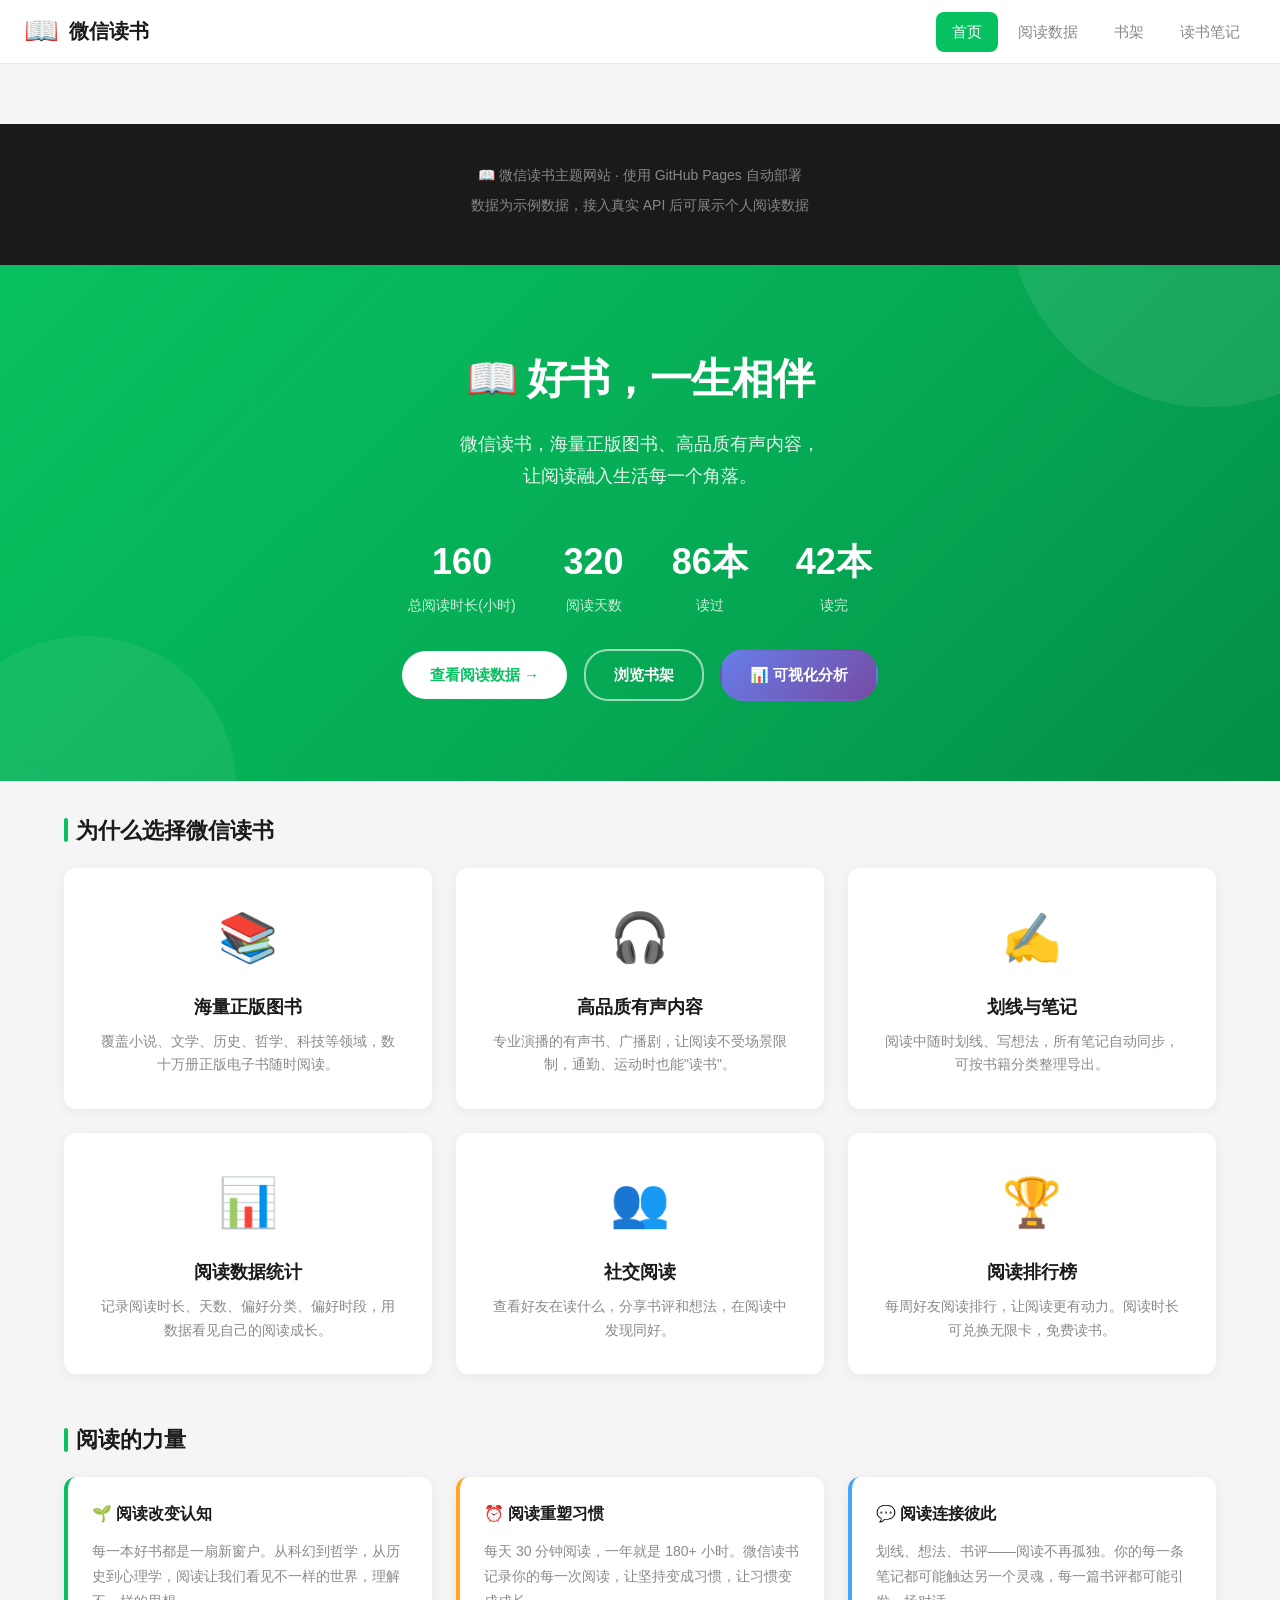
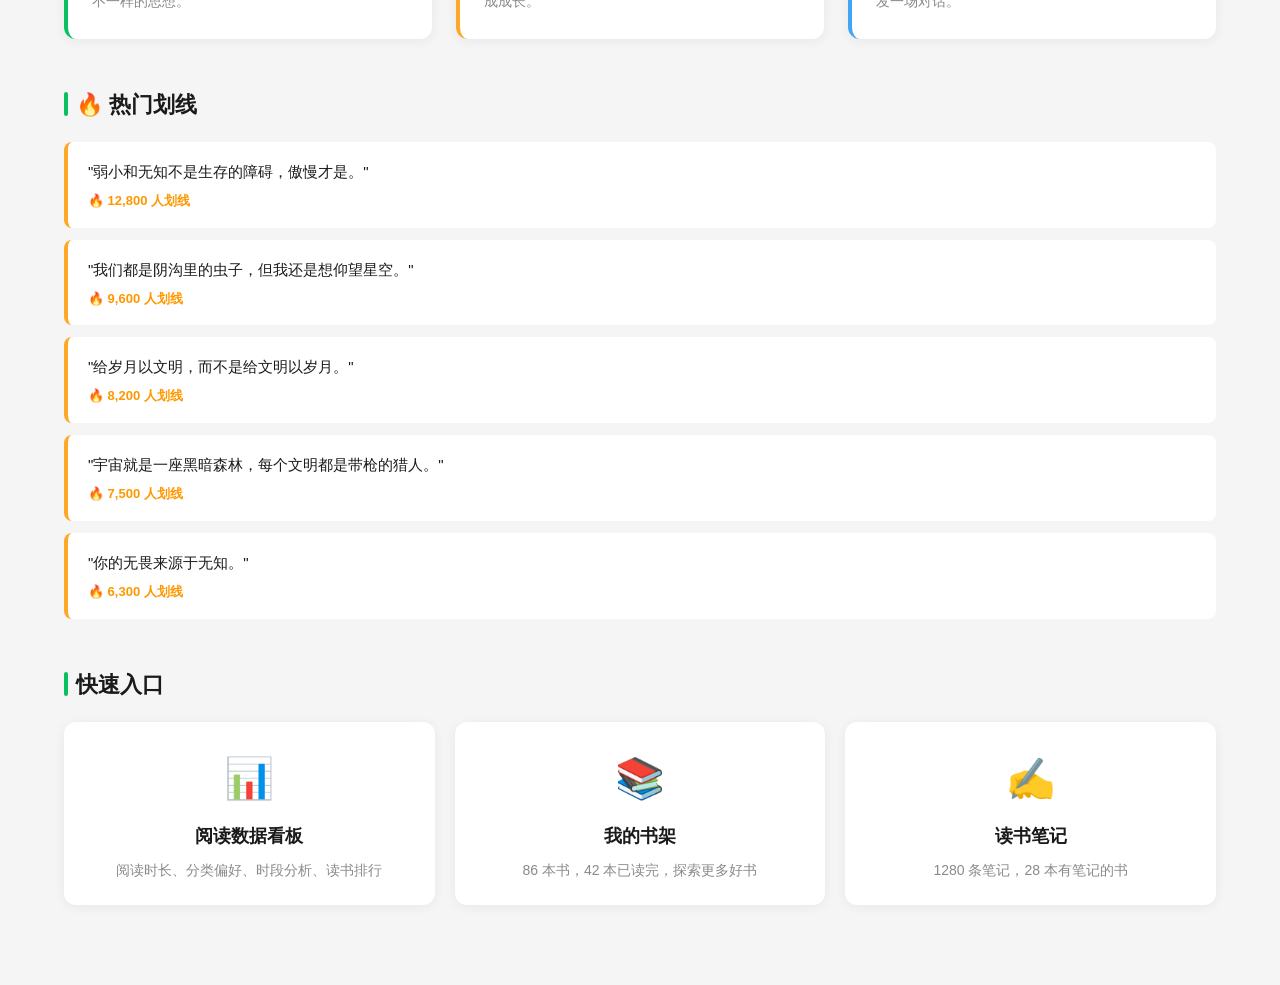
<file: index.html>
<!DOCTYPE html>
<html lang="zh-CN">
<head>
  <meta charset="UTF-8">
  <meta name="viewport" content="width=device-width, initial-scale=1.0">
  <title>微信读书 · 阅读让生活更美好</title>
  <meta name="description" content="微信读书主题网站 — 阅读数据看板、书架展示、读书笔记，记录每一次阅读旅程。">
  <link rel="stylesheet" href="css/style.css">
</head>
<body>
  <script src="js/data.js"></script>
  <script src="js/common.js"></script>
  <script>initPage("home");</script>

  <!-- Hero -->
  <section class="hero">
    <div class="hero-content">
      <h1>📖 好书，一生相伴</h1>
      <p>微信读书，海量正版图书、高品质有声内容，<br>让阅读融入生活每一个角落。</p>
      <div class="hero-stats" id="heroStats"></div>
      <div style="margin-top: 32px;">
        <a href="dashboard.html" class="btn btn-primary">查看阅读数据 →</a>
        <a href="shelf.html" class="btn btn-outline" style="margin-left: 12px;">浏览书架</a>
        <a href="analytics.html" class="btn btn-outline" style="margin-left: 12px; background: linear-gradient(135deg,#667eea,#764ba2); color:#fff; border-color:transparent;">📊 可视化分析</a>
      </div>
    </div>
  </section>

  <div class="container">
    <!-- 功能特性 -->
    <div class="section">
      <h2 class="section-title">为什么选择微信读书</h2>
      <div class="feature-grid">
        <div class="feature-card">
          <div class="feature-icon">📚</div>
          <div class="feature-title">海量正版图书</div>
          <div class="feature-desc">覆盖小说、文学、历史、哲学、科技等领域，数十万册正版电子书随时阅读。</div>
        </div>
        <div class="feature-card">
          <div class="feature-icon">🎧</div>
          <div class="feature-title">高品质有声内容</div>
          <div class="feature-desc">专业演播的有声书、广播剧，让阅读不受场景限制，通勤、运动时也能"读书"。</div>
        </div>
        <div class="feature-card">
          <div class="feature-icon">✍️</div>
          <div class="feature-title">划线与笔记</div>
          <div class="feature-desc">阅读中随时划线、写想法，所有笔记自动同步，可按书籍分类整理导出。</div>
        </div>
        <div class="feature-card">
          <div class="feature-icon">📊</div>
          <div class="feature-title">阅读数据统计</div>
          <div class="feature-desc">记录阅读时长、天数、偏好分类、偏好时段，用数据看见自己的阅读成长。</div>
        </div>
        <div class="feature-card">
          <div class="feature-icon">👥</div>
          <div class="feature-title">社交阅读</div>
          <div class="feature-desc">查看好友在读什么，分享书评和想法，在阅读中发现同好。</div>
        </div>
        <div class="feature-card">
          <div class="feature-icon">🏆</div>
          <div class="feature-title">阅读排行榜</div>
          <div class="feature-desc">每周好友阅读排行，让阅读更有动力。阅读时长可兑换无限卡，免费读书。</div>
        </div>
      </div>
    </div>

    <!-- 阅读理念 -->
    <div class="section">
      <h2 class="section-title">阅读的力量</h2>
      <div style="display: grid; grid-template-columns: repeat(auto-fit, minmax(300px, 1fr)); gap: 24px;">
        <div class="card" style="border-left: 4px solid var(--weread-green);">
          <h3 style="font-size: 16px; margin-bottom: 12px;">🌱 阅读改变认知</h3>
          <p style="font-size: 14px; color: var(--weread-text-secondary); line-height: 1.8;">每一本好书都是一扇新窗户。从科幻到哲学，从历史到心理学，阅读让我们看见不一样的世界，理解不一样的思想。</p>
        </div>
        <div class="card" style="border-left: 4px solid #ffa726;">
          <h3 style="font-size: 16px; margin-bottom: 12px;">⏰ 阅读重塑习惯</h3>
          <p style="font-size: 14px; color: var(--weread-text-secondary); line-height: 1.8;">每天 30 分钟阅读，一年就是 180+ 小时。微信读书记录你的每一次阅读，让坚持变成习惯，让习惯变成成长。</p>
        </div>
        <div class="card" style="border-left: 4px solid #42a5f5;">
          <h3 style="font-size: 16px; margin-bottom: 12px;">💬 阅读连接彼此</h3>
          <p style="font-size: 14px; color: var(--weread-text-secondary); line-height: 1.8;">划线、想法、书评——阅读不再孤独。你的每一条笔记都可能触达另一个灵魂，每一篇书评都可能引发一场对话。</p>
        </div>
      </div>
    </div>

    <!-- 热门划线 -->
    <div class="section">
      <h2 class="section-title">🔥 热门划线</h2>
      <div id="hotHighlights"></div>
    </div>

    <!-- 快速入口 -->
    <div class="section">
      <h2 class="section-title">快速入口</h2>
      <div style="display: grid; grid-template-columns: repeat(auto-fit, minmax(250px, 1fr)); gap: 20px;">
        <a href="dashboard.html" class="card" style="text-decoration: none; color: inherit; text-align: center;">
          <div style="font-size: 40px; margin-bottom: 12px;">📊</div>
          <h3 style="font-size: 18px;">阅读数据看板</h3>
          <p style="font-size: 14px; color: var(--weread-text-secondary); margin-top: 8px;">阅读时长、分类偏好、时段分析、读书排行</p>
        </a>
        <a href="shelf.html" class="card" style="text-decoration: none; color: inherit; text-align: center;">
          <div style="font-size: 40px; margin-bottom: 12px;">📚</div>
          <h3 style="font-size: 18px;">我的书架</h3>
          <p style="font-size: 14px; color: var(--weread-text-secondary); margin-top: 8px;">86 本书，42 本已读完，探索更多好书</p>
        </a>
        <a href="notes.html" class="card" style="text-decoration: none; color: inherit; text-align: center;">
          <div style="font-size: 40px; margin-bottom: 12px;">✍️</div>
          <h3 style="font-size: 18px;">读书笔记</h3>
          <p style="font-size: 14px; color: var(--weread-text-secondary); margin-top: 8px;">1280 条笔记，28 本有笔记的书</p>
        </a>
      </div>
    </div>
  </div>

  <script>
    // Hero 统计
    const overall = WEREAD_DATA.readData.overall;
    document.getElementById('heroStats').innerHTML = `
      <div class="hero-stat"><div class="num">${Math.round(overall.totalReadTime / 3600)}</div><div class="label">总阅读时长(小时)</div></div>
      <div class="hero-stat"><div class="num">${overall.readDays}</div><div class="label">阅读天数</div></div>
      <div class="hero-stat"><div class="num">${overall.readStat[0].counts}</div><div class="label">读过</div></div>
      <div class="hero-stat"><div class="num">${overall.readStat[1].counts}</div><div class="label">读完</div></div>
    `;

    // 热门划线
    const highlights = WEREAD_DATA.bestBookmarks["3300045871"] || [];
    document.getElementById('hotHighlights').innerHTML = highlights.map(h => `
      <div class="hot-highlight">
        <div class="hot-highlight-text">"${h.markText}"</div>
        <div class="hot-highlight-count">🔥 ${h.totalCount.toLocaleString()} 人划线</div>
      </div>
    `).join('');
  </script>
</body>
</html>
</file>
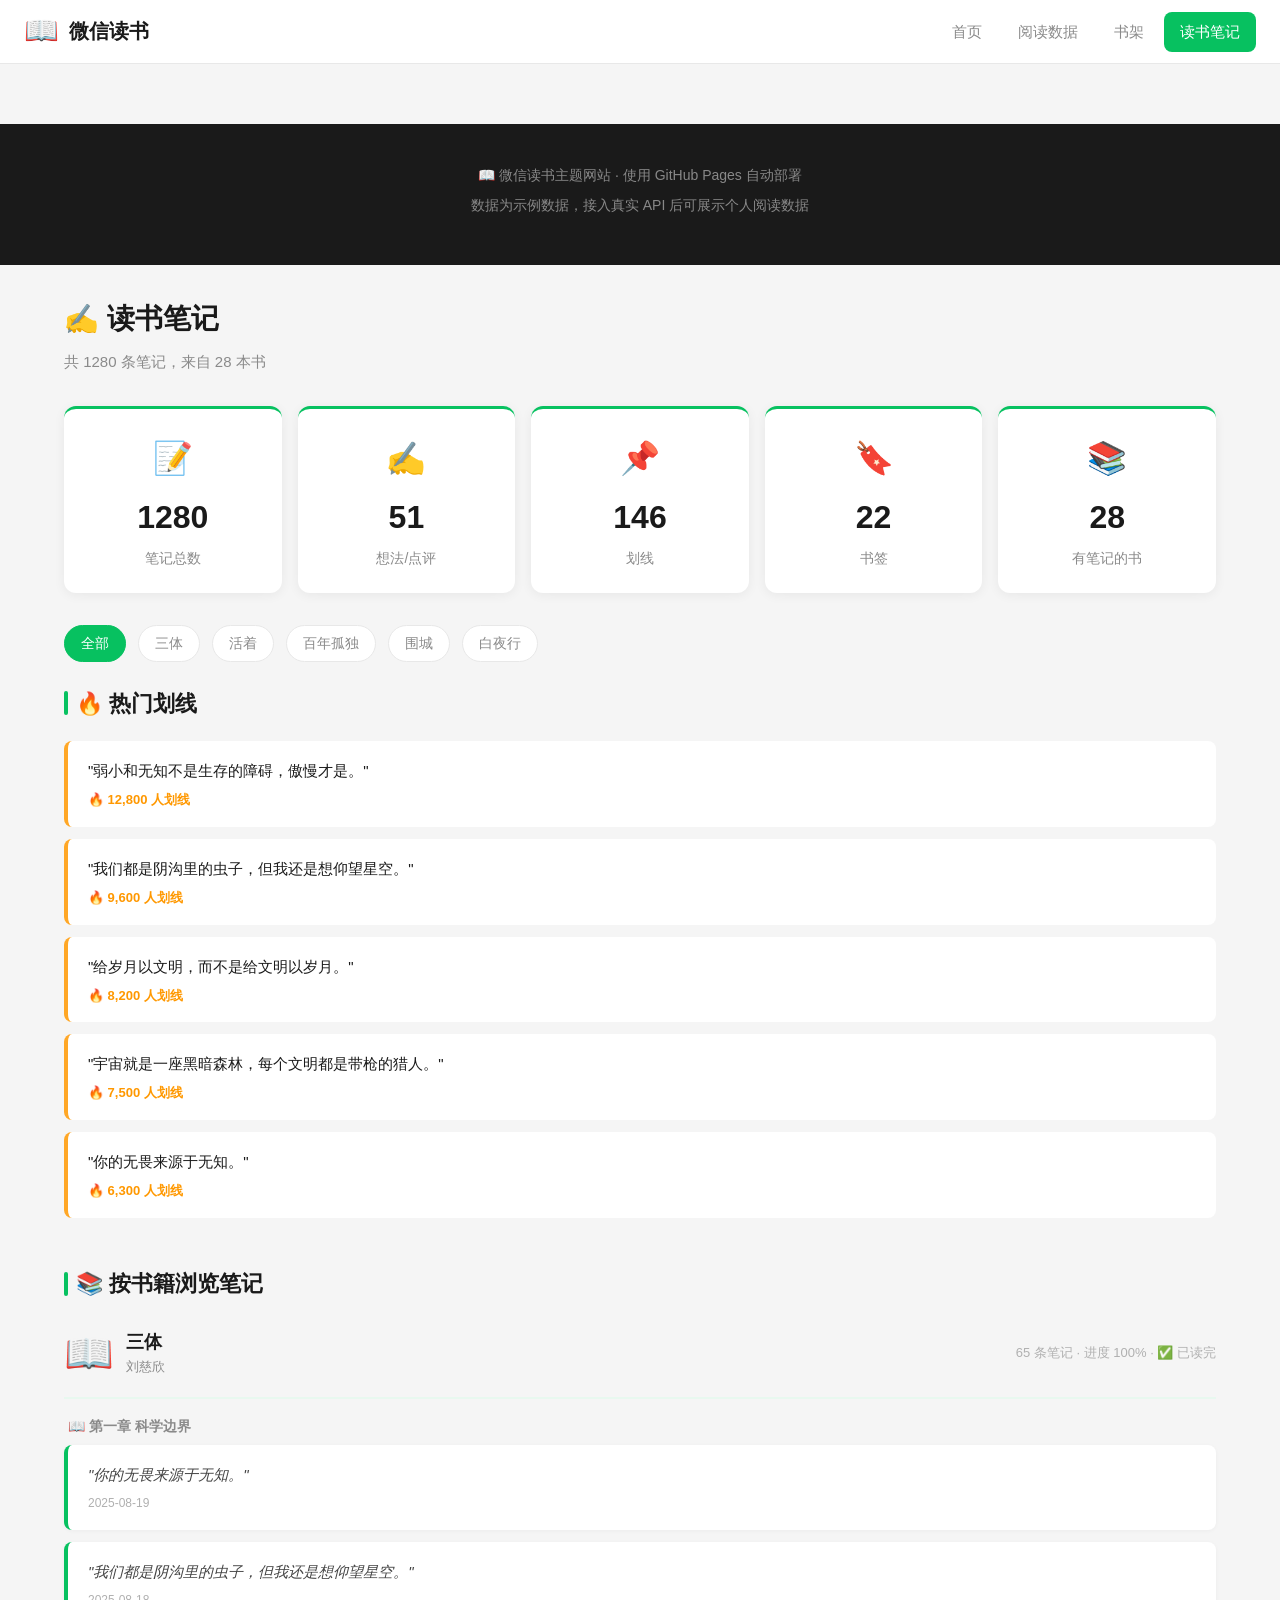
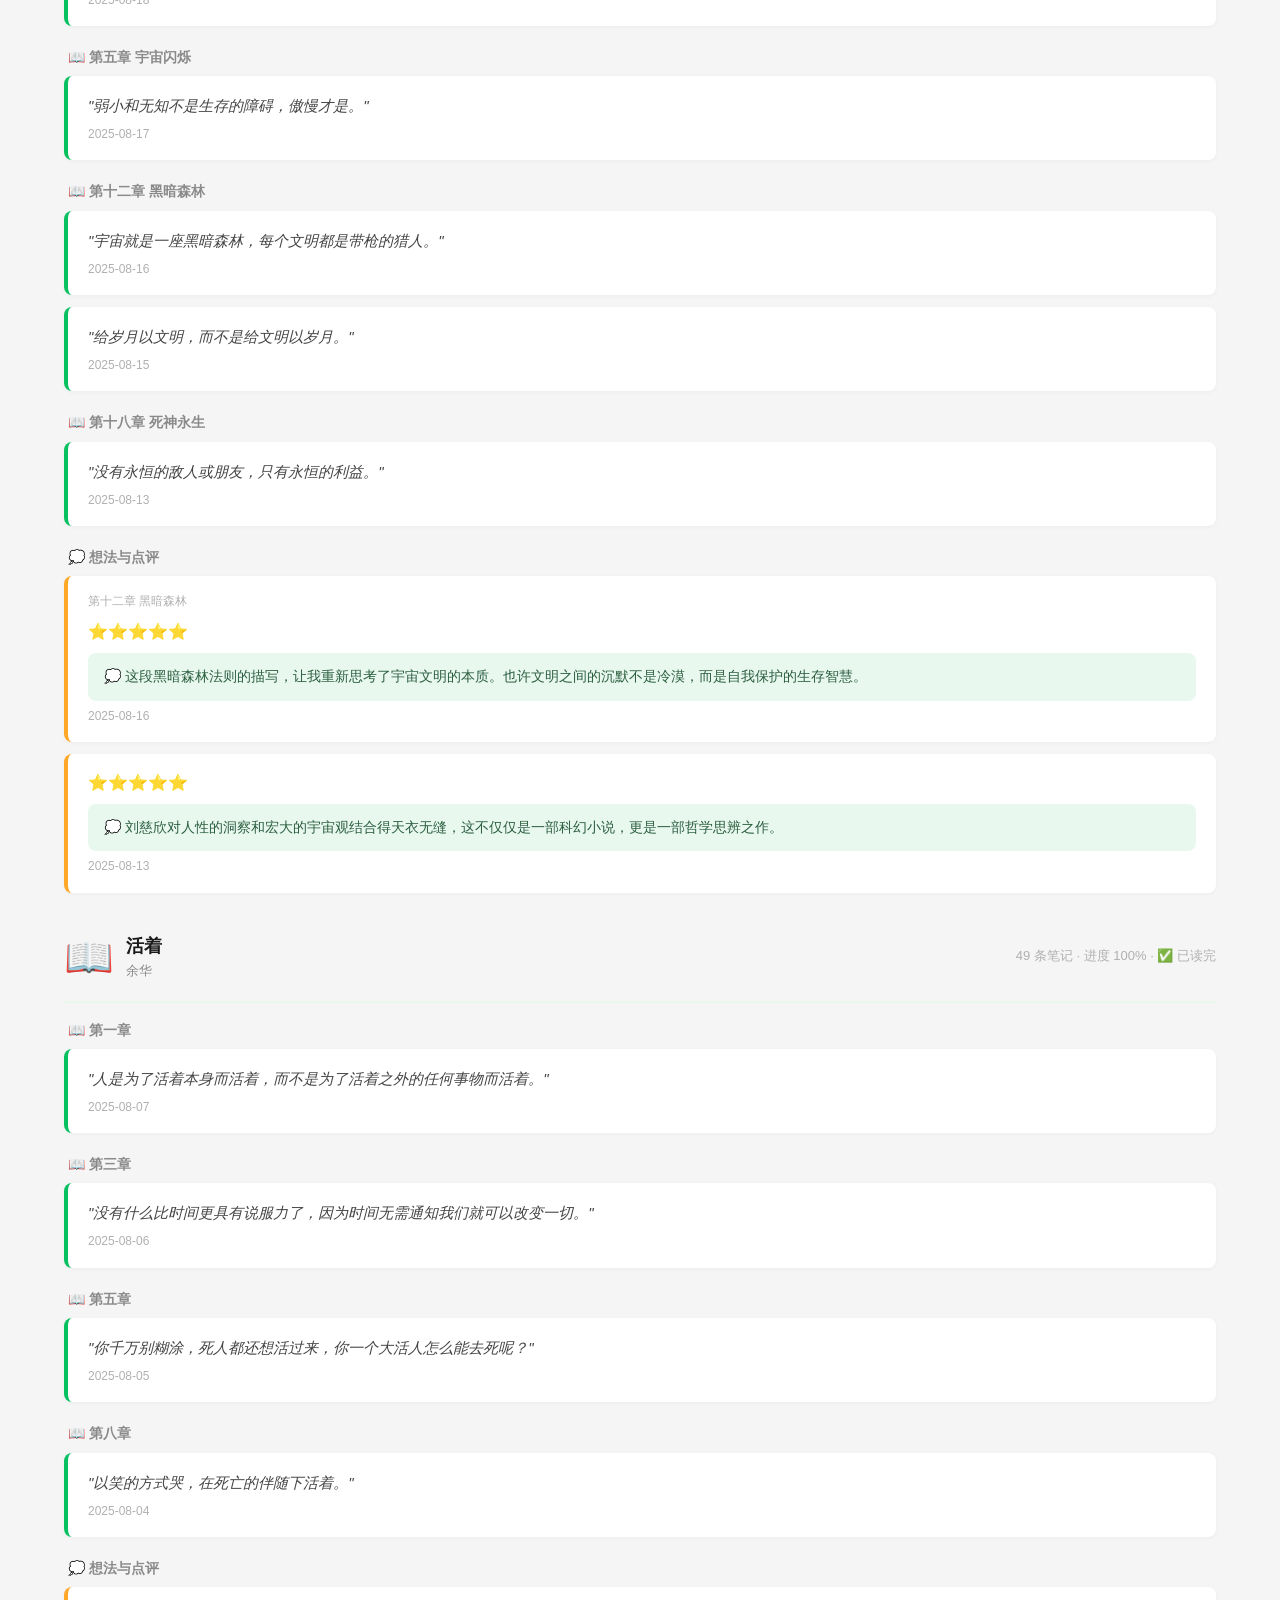
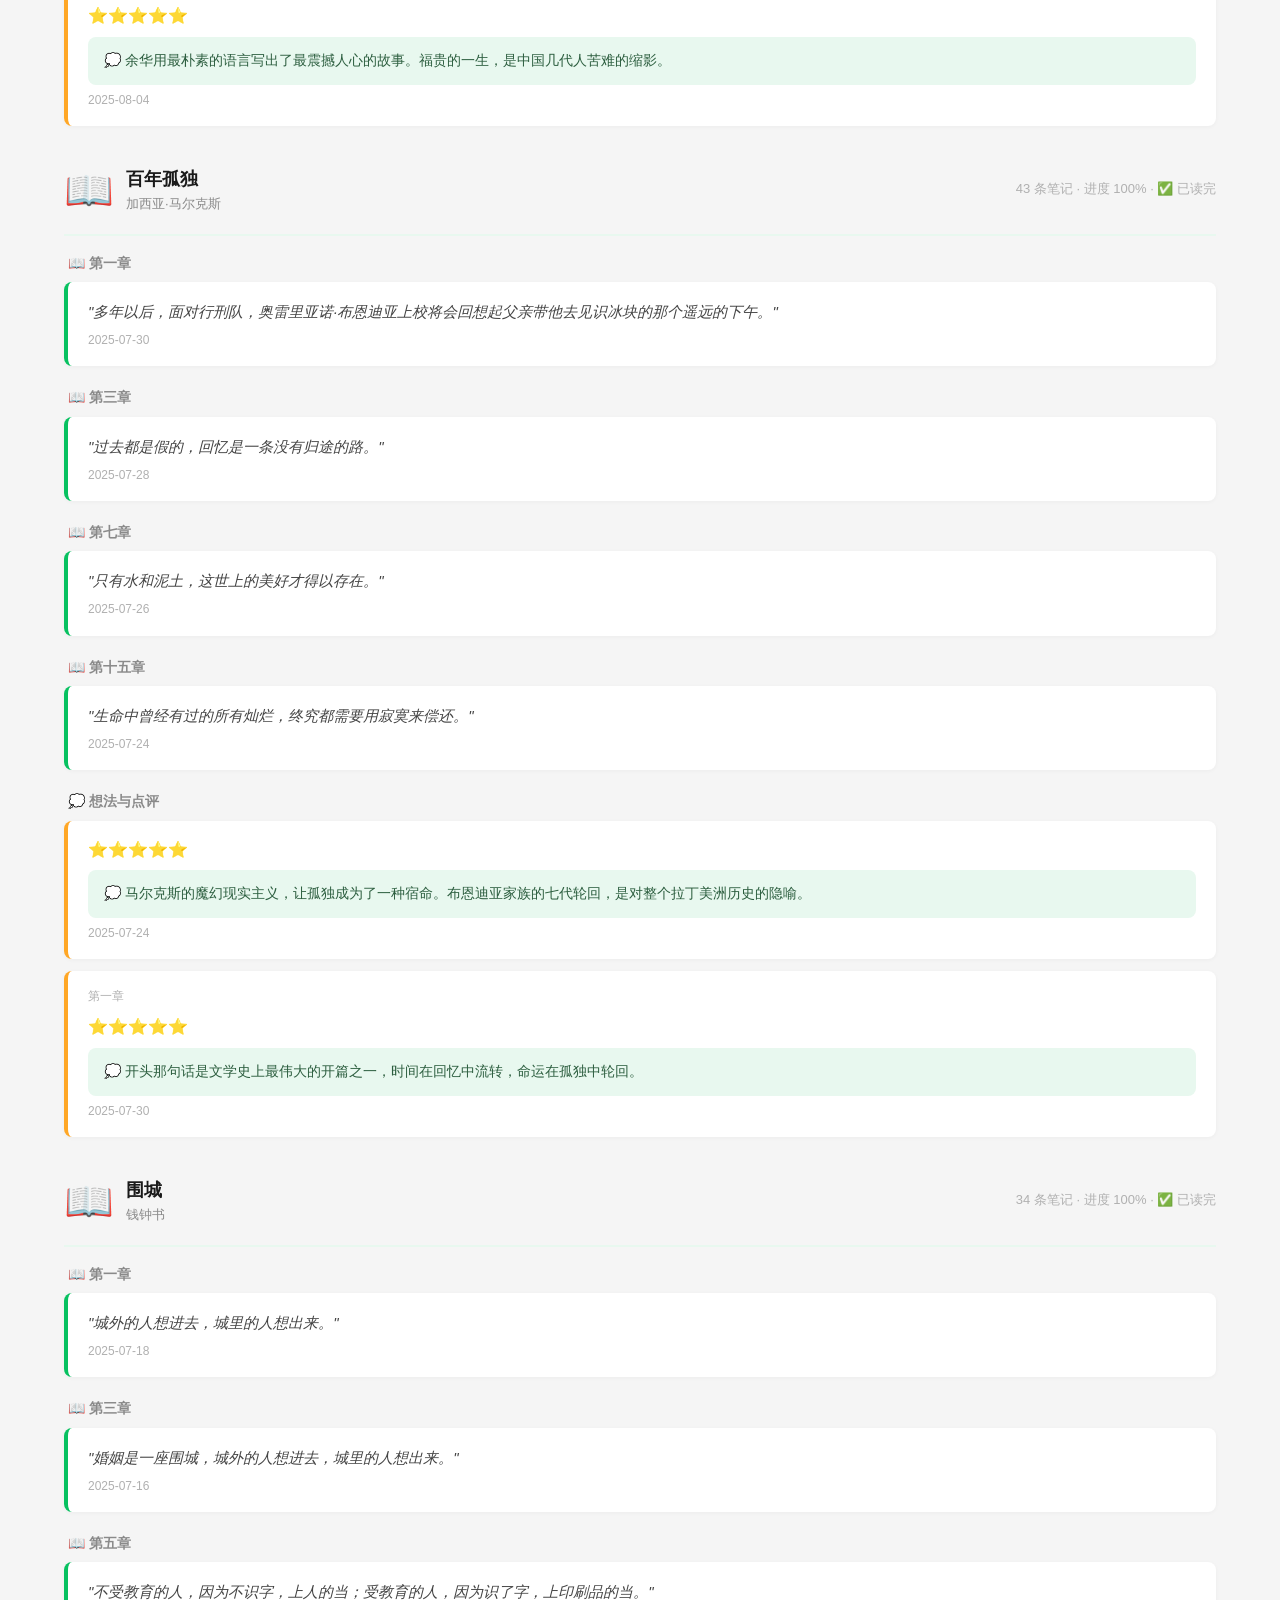
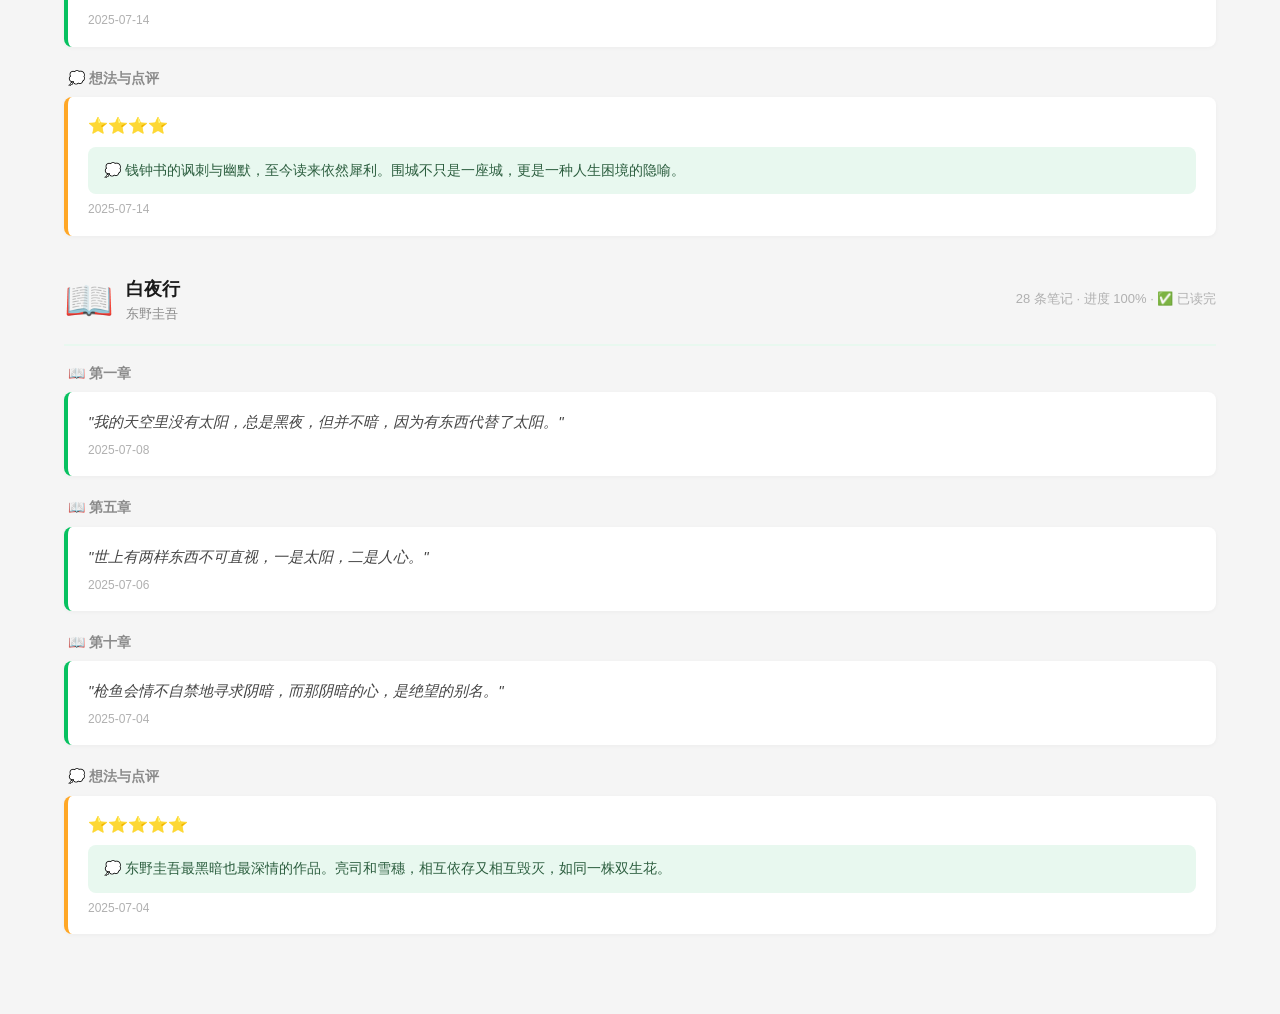
<file: notes.html>
<!DOCTYPE html>
<html lang="zh-CN">
<head>
  <meta charset="UTF-8">
  <meta name="viewport" content="width=device-width, initial-scale=1.0">
  <title>读书笔记 · 微信读书</title>
  <link rel="stylesheet" href="css/style.css">
</head>
<body>
  <script src="js/data.js"></script>
  <script src="js/common.js"></script>
  <script>initPage("notes");</script>

  <div class="container">
    <h1 class="page-title">✍️ 读书笔记</h1>
    <p class="page-subtitle" id="notesSummary"></p>

    <!-- 笔记统计 -->
    <div class="stats-grid" id="notesStats"></div>

    <!-- 笔记筛选 -->
    <div class="filter-bar" id="notesFilterBar"></div>

    <!-- 热门划线 -->
    <div class="section">
      <h2 class="section-title">🔥 热门划线</h2>
      <div id="hotHighlights"></div>
    </div>

    <!-- 笔记内容 -->
    <div class="section">
      <h2 class="section-title">📚 按书籍浏览笔记</h2>
      <div id="notesContent"></div>
    </div>
  </div>

  <script>
    const notebooks = WEREAD_DATA.notebooks;
    const noteDetails = WEREAD_DATA.noteDetails;

    // 笔记总数
    document.getElementById('notesSummary').textContent =
      `共 ${notebooks.totalNoteCount} 条笔记，来自 ${notebooks.totalBookCount} 本书`;

    // 统计卡片
    let totalReviews = 0, totalNotes = 0, totalBookmarks = 0;
    notebooks.books.forEach(b => {
      totalReviews += b.reviewCount;
      totalNotes += b.noteCount;
      totalBookmarks += b.bookmarkCount;
    });

    document.getElementById('notesStats').innerHTML = `
      <div class="stat-card">
        <div class="icon">📝</div>
        <div class="value">${notebooks.totalNoteCount}</div>
        <div class="label">笔记总数</div>
      </div>
      <div class="stat-card">
        <div class="icon">✍️</div>
        <div class="value">${totalReviews}</div>
        <div class="label">想法/点评</div>
      </div>
      <div class="stat-card">
        <div class="icon">📌</div>
        <div class="value">${totalNotes}</div>
        <div class="label">划线</div>
      </div>
      <div class="stat-card">
        <div class="icon">🔖</div>
        <div class="value">${totalBookmarks}</div>
        <div class="label">书签</div>
      </div>
      <div class="stat-card">
        <div class="icon">📚</div>
        <div class="value">${notebooks.totalBookCount}</div>
        <div class="label">有笔记的书</div>
      </div>
    `;

    // 筛选栏
    const filterItems = ['全部', ...notebooks.books.map(b => b.book.title)];
    document.getElementById('notesFilterBar').innerHTML = filterItems.map((f, i) =>
      `<div class="filter-chip ${i === 0 ? 'active' : ''}" onclick="filterNotes('${i}', this)">${f}</div>`
    ).join('');

    // 热门划线
    const highlights = WEREAD_DATA.bestBookmarks["3300045871"] || [];
    document.getElementById('hotHighlights').innerHTML = highlights.map(h => `
      <div class="hot-highlight">
        <div class="hot-highlight-text">"${h.markText}"</div>
        <div class="hot-highlight-count">🔥 ${h.totalCount.toLocaleString()} 人划线</div>
      </div>
    `).join('');

    // 渲染笔记
    function renderNotes(filterIndex) {
      const booksToShow = filterIndex === 0
        ? notebooks.books
        : [notebooks.books[filterIndex - 1]];

      document.getElementById('notesContent').innerHTML = booksToShow.map(nb => {
        const detail = noteDetails[nb.bookId];
        const totalNotes = nb.reviewCount + nb.noteCount + nb.bookmarkCount;

        // 按章节分组划线
        const bookmarksByChapter = {};
        if (detail && detail.bookmarks) {
          detail.bookmarks.forEach(b => {
            const ch = b.chapterTitle || '未分类';
            if (!bookmarksByChapter[ch]) bookmarksByChapter[ch] = [];
            bookmarksByChapter[ch].push(b);
          });
        }

        return `
          <div class="notes-book">
            <div class="notes-book-header">
              <div style="font-size: 40px;">📖</div>
              <div>
                <div class="notes-book-title">${nb.book.title}</div>
                <div class="notes-book-author">${nb.book.author}</div>
              </div>
              <div class="notes-count">
                ${totalNotes} 条笔记 · 进度 ${nb.readingProgress}%
                ${nb.markedStatus ? ' · ✅ 已读完' : ''}
              </div>
            </div>

            ${detail ? Object.entries(bookmarksByChapter).map(([ch, marks]) => `
              <div style="margin-bottom: 20px;">
                <div style="font-size: 14px; font-weight: 600; color: var(--weread-text-secondary); margin-bottom: 8px; padding-left: 4px;">
                  📖 ${ch}
                </div>
                ${marks.map(m => `
                  <div class="note-item">
                    <div class="note-text highlight">"${m.markText}"</div>
                    <div class="note-meta">${formatTimestamp(m.createTime)}</div>
                  </div>
                `).join('')}
              </div>
            `).join('') : '<p style="color: var(--weread-text-tertiary); padding: 16px;">暂无笔记内容</p>'}

            ${detail && detail.reviews && detail.reviews.length > 0 ? `
              <div style="margin-top: 16px;">
                <div style="font-size: 14px; font-weight: 600; color: var(--weread-text-secondary); margin-bottom: 8px; padding-left: 4px;">
                  💭 想法与点评
                </div>
                ${detail.reviews.map(r => `
                  <div class="note-item" style="border-left-color: #ffa726;">
                    ${r.chapterName ? `<div class="note-chapter">${r.chapterName}</div>` : ''}
                    ${r.star > 0 ? `<div style="margin-bottom: 6px;">${'⭐'.repeat(r.star)}</div>` : ''}
                    <div class="note-review">${r.content}</div>
                    <div class="note-meta">${formatTimestamp(r.createTime)}</div>
                  </div>
                `).join('')}
              </div>
            ` : ''}
          </div>
        `;
      }).join('');
    }

    renderNotes(0);

    // 筛选
    window.filterNotes = function(index, el) {
      document.querySelectorAll('.filter-chip').forEach(c => c.classList.remove('active'));
      el.classList.add('active');
      renderNotes(Number(index));
    };
  </script>
</body>
</html>
</file>
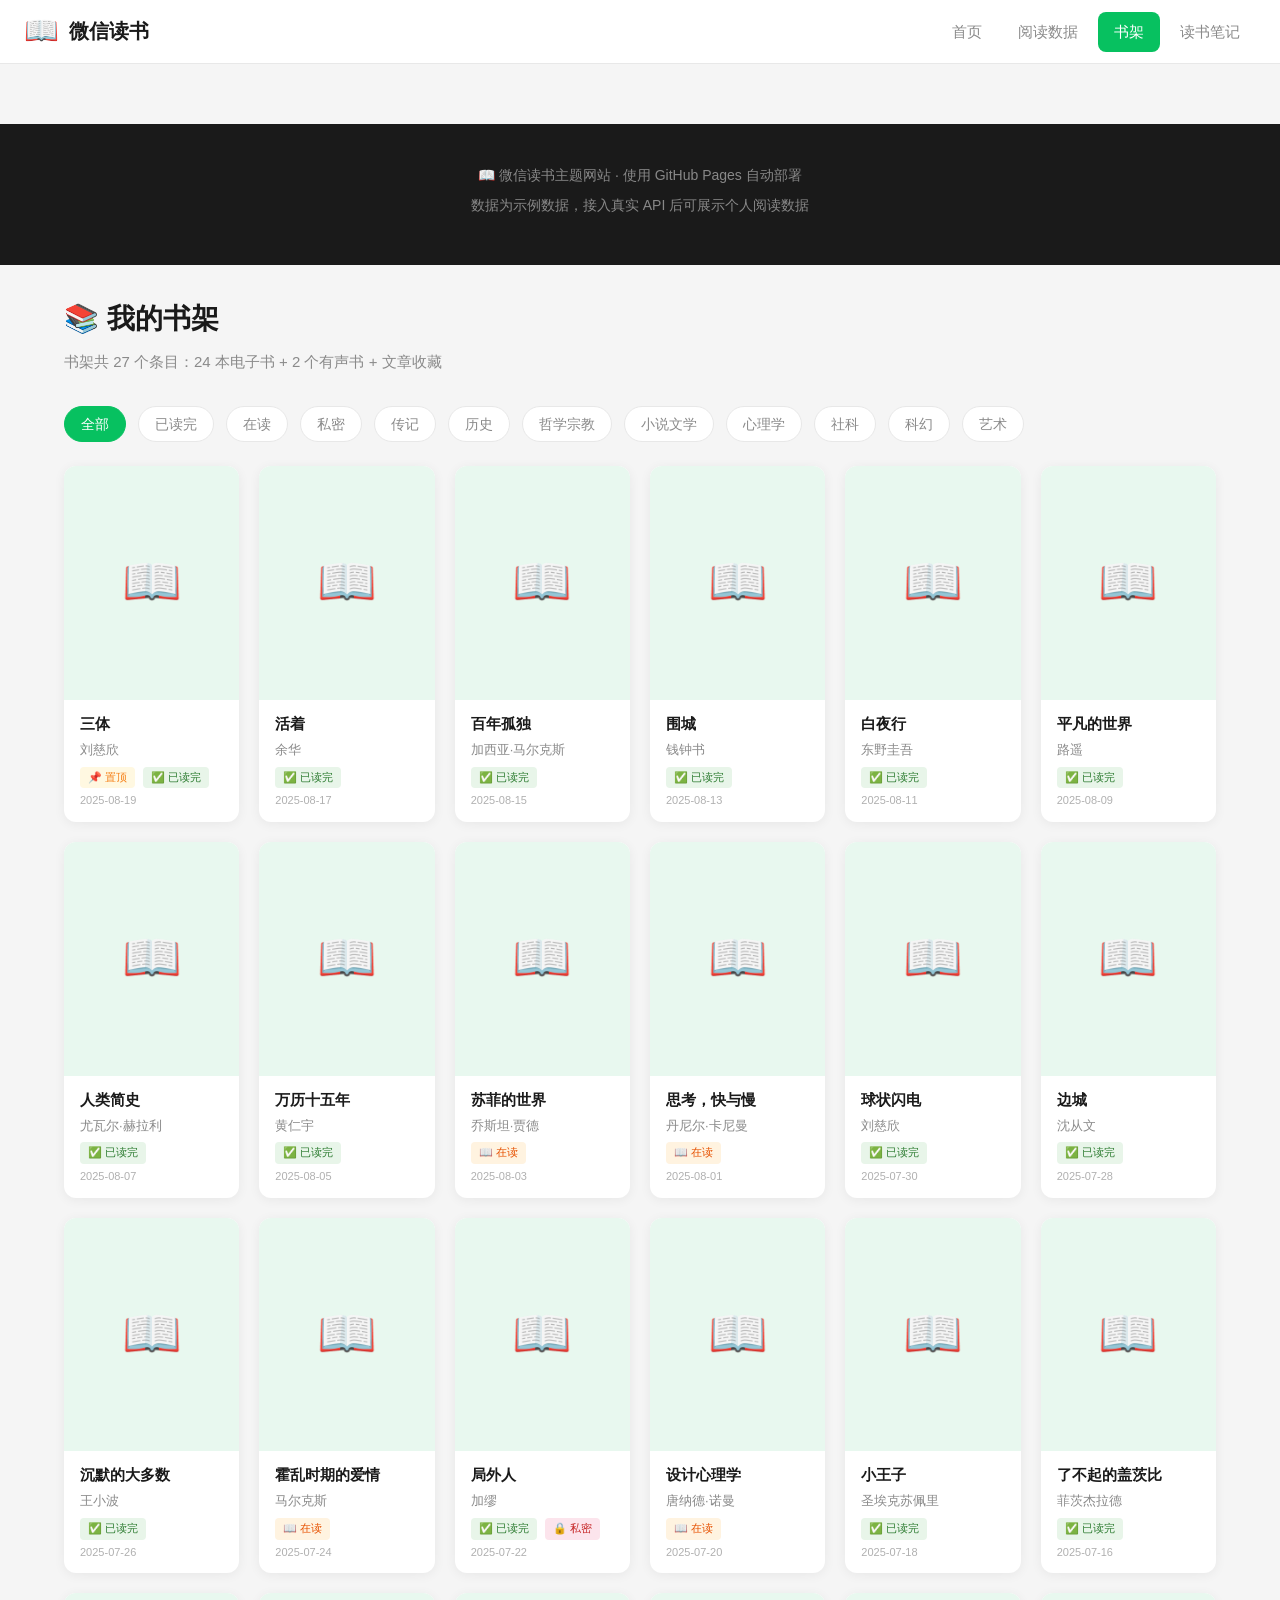
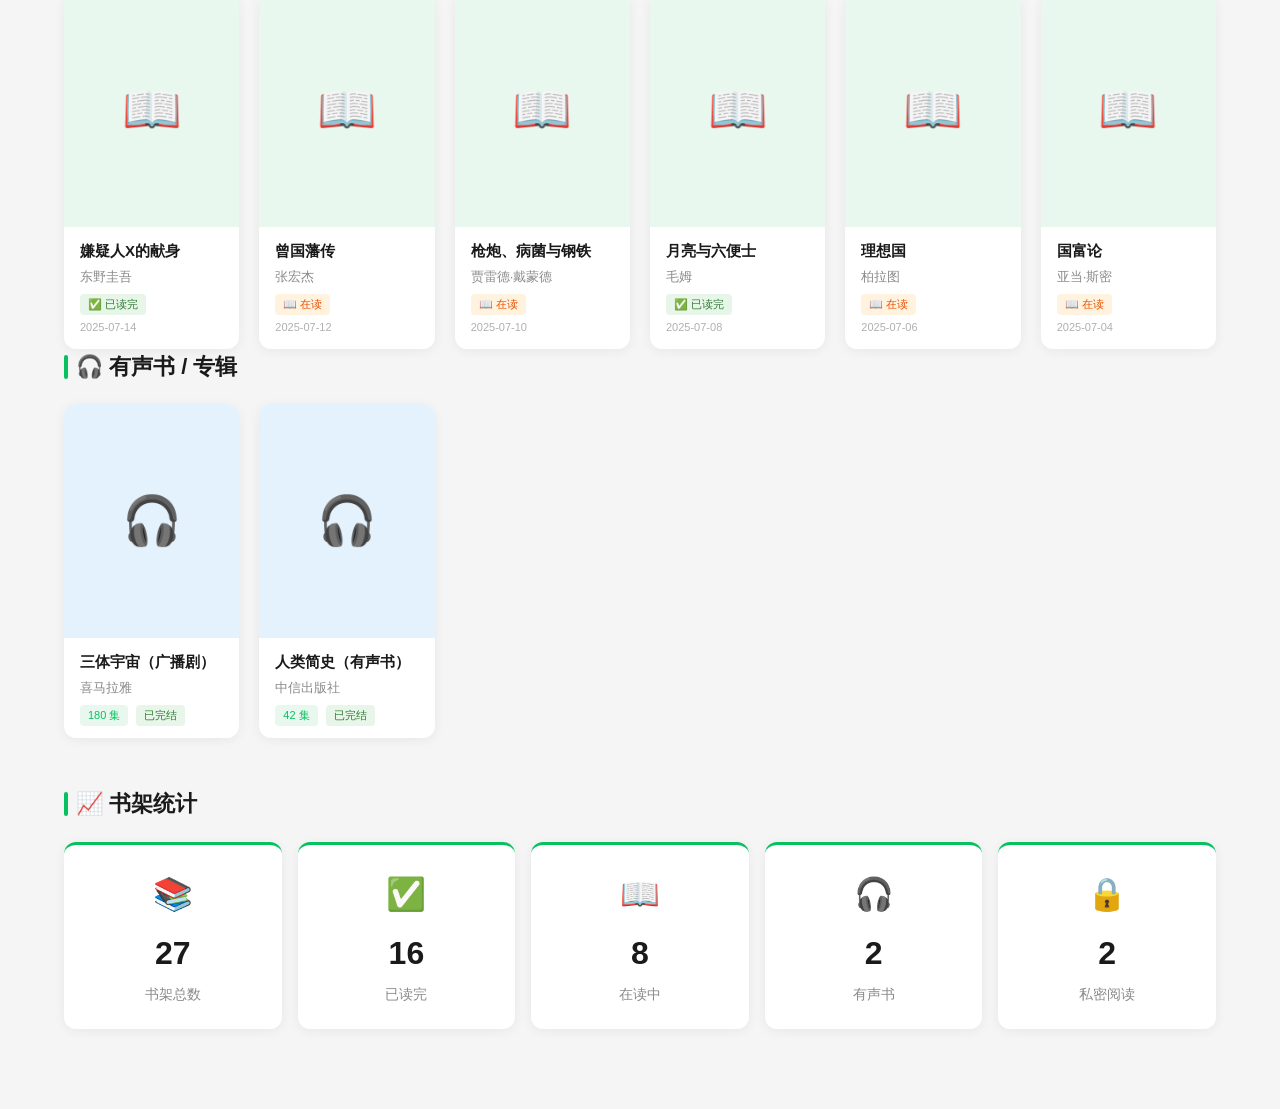
<file: shelf.html>
<!DOCTYPE html>
<html lang="zh-CN">
<head>
  <meta charset="UTF-8">
  <meta name="viewport" content="width=device-width, initial-scale=1.0">
  <title>我的书架 · 微信读书</title>
  <link rel="stylesheet" href="css/style.css">
</head>
<body>
  <script src="js/data.js"></script>
  <script src="js/common.js"></script>
  <script>initPage("shelf");</script>

  <div class="container">
    <h1 class="page-title">📚 我的书架</h1>
    <p class="page-subtitle" id="shelfSummary"></p>

    <!-- 筛选栏 -->
    <div class="filter-bar" id="filterBar"></div>

    <!-- 书架网格 -->
    <div class="shelf-grid" id="shelfGrid"></div>

    <!-- 有声书 -->
    <div class="section" id="albumsSection" style="display: none;">
      <h2 class="section-title">🎧 有声书 / 专辑</h2>
      <div class="shelf-grid" id="albumsGrid"></div>
    </div>

    <!-- 书架统计 -->
    <div class="section">
      <h2 class="section-title">📈 书架统计</h2>
      <div class="stats-grid" id="shelfStats"></div>
    </div>
  </div>

  <!-- 书籍详情弹窗 -->
  <div id="bookModal" style="display:none; position:fixed; top:0; left:0; width:100%; height:100%; background:rgba(0,0,0,0.5); z-index:200; justify-content:center; align-items:center;" onclick="if(event.target===this) this.style.display='none'">
    <div class="card" style="max-width: 500px; width: 90%; padding: 0; overflow: hidden;" id="modalContent"></div>
  </div>

  <script>
    const shelf = WEREAD_DATA.shelf;
    const allBooks = shelf.books;
    const albums = shelf.albums || [];
    const mp = shelf.mp;

    // 书架总数
    const totalShelf = allBooks.length + albums.length + (mp ? 1 : 0);
    document.getElementById('shelfSummary').textContent =
      `书架共 ${totalShelf} 个条目：${allBooks.length} 本电子书 + ${albums.length} 个有声书${mp ? ' + 文章收藏' : ''}`;

    // 分类提取
    const categories = [...new Set(allBooks.map(b => b.category))].sort();
    const filters = ['全部', '已读完', '在读', '私密', ...categories];

    // 渲染筛选栏
    document.getElementById('filterBar').innerHTML = filters.map((f, i) =>
      `<div class="filter-chip ${i === 0 ? 'active' : ''}" onclick="filterBooks('${f}', this)">${f}</div>`
    ).join('');

    // 渲染书籍
    function renderBooks(books) {
      document.getElementById('shelfGrid').innerHTML = books.map(book => {
        const tags = [];
        if (book.isTop) tags.push('<span class="book-tag top">📌 置顶</span>');
        if (book.finishReading) tags.push('<span class="book-tag finished">✅ 已读完</span>');
        else tags.push('<span class="book-tag reading">📖 在读</span>');
        if (book.secret) tags.push('<span class="book-tag secret">🔒 私密</span>');

        return `
          <div class="book-card" onclick="showBookDetail('${book.bookId}')">
            <div class="book-cover">${book.cover.match(/1f4d[0-9a-f]/)?.[0] ? '📖' : '📕'}</div>
            <div class="book-info">
              <div class="book-title">${book.title}</div>
              <div class="book-author">${book.author}</div>
              <div class="book-meta">${tags.join('')}</div>
              <div style="font-size: 11px; color: var(--weread-text-tertiary); margin-top: 4px;">${formatTimestamp(book.readUpdateTime)}</div>
            </div>
          </div>
        `;
      }).join('');
    }

    renderBooks(allBooks);

    // 筛选逻辑
    window.filterBooks = function(filter, el) {
      document.querySelectorAll('.filter-chip').forEach(c => c.classList.remove('active'));
      el.classList.add('active');

      let filtered = allBooks;
      if (filter === '已读完') filtered = allBooks.filter(b => b.finishReading);
      else if (filter === '在读') filtered = allBooks.filter(b => !b.finishReading);
      else if (filter === '私密') filtered = allBooks.filter(b => b.secret);
      else if (filter !== '全部') filtered = allBooks.filter(b => b.category === filter);

      renderBooks(filtered);
    };

    // 渲染有声书
    if (albums.length > 0) {
      document.getElementById('albumsSection').style.display = 'block';
      document.getElementById('albumsGrid').innerHTML = albums.map(a => {
        const info = a.albumInfo;
        return `
          <div class="book-card">
            <div class="book-cover" style="background: #e3f2fd; font-size: 48px;">🎧</div>
            <div class="book-info">
              <div class="book-title">${info.name}</div>
              <div class="book-author">${info.authorName}</div>
              <div class="book-meta">
                <span class="book-tag">${info.trackCount} 集</span>
                <span class="book-tag finished">${info.finishStatus}</span>
              </div>
            </div>
          </div>
        `;
      }).join('');
    }

    // 书架统计
    const finishedCount = allBooks.filter(b => b.finishReading).length;
    const readingCount = allBooks.filter(b => !b.finishReading).length;
    const secretCount = allBooks.filter(b => b.secret).length + albums.filter(a => a.albumInfoExtra?.secret).length + (mp ? 1 : 0);
    const publicCount = totalShelf - secretCount;

    document.getElementById('shelfStats').innerHTML = `
      <div class="stat-card">
        <div class="icon">📚</div>
        <div class="value">${totalShelf}</div>
        <div class="label">书架总数</div>
      </div>
      <div class="stat-card">
        <div class="icon">✅</div>
        <div class="value">${finishedCount}</div>
        <div class="label">已读完</div>
      </div>
      <div class="stat-card">
        <div class="icon">📖</div>
        <div class="value">${readingCount}</div>
        <div class="label">在读中</div>
      </div>
      <div class="stat-card">
        <div class="icon">🎧</div>
        <div class="value">${albums.length}</div>
        <div class="label">有声书</div>
      </div>
      <div class="stat-card">
        <div class="icon">🔒</div>
        <div class="value">${secretCount}</div>
        <div class="label">私密阅读</div>
      </div>
    `;

    // 书籍详情弹窗
    window.showBookDetail = function(bookId) {
      const book = allBooks.find(b => b.bookId === bookId);
      if (!book) return;

      // 查找笔记数据
      const notebook = WEREAD_DATA.notebooks.books.find(b => b.bookId === bookId);
      const noteDetail = WEREAD_DATA.noteDetails[bookId];

      document.getElementById('modalContent').innerHTML = `
        <div style="background: linear-gradient(135deg, #07c160, #06ad56); padding: 32px 24px; color: #fff; text-align: center;">
          <div style="font-size: 56px; margin-bottom: 12px;">📖</div>
          <h2 style="font-size: 22px; margin-bottom: 4px;">${book.title}</h2>
          <p style="opacity: 0.9;">${book.author}</p>
        </div>
        <div style="padding: 24px;">
          <div style="display: flex; gap: 12px; flex-wrap: wrap; margin-bottom: 20px;">
            <span class="book-tag" style="font-size: 13px;">${book.category}</span>
            ${book.finishReading ? '<span class="book-tag finished">✅ 已读完</span>' : '<span class="book-tag reading">📖 在读</span>'}
            ${book.secret ? '<span class="book-tag secret">🔒 私密</span>' : ''}
            ${book.isTop ? '<span class="book-tag top">📌 置顶</span>' : ''}
          </div>
          <div style="font-size: 14px; color: var(--weread-text-secondary); margin-bottom: 16px;">
            📅 最近阅读：${formatTimestamp(book.readUpdateTime)}
          </div>
          ${notebook ? `
            <div style="background: var(--weread-green-light); border-radius: 8px; padding: 16px; margin-bottom: 16px;">
              <div style="font-weight: 600; color: var(--weread-green); margin-bottom: 8px;">📝 笔记统计</div>
              <div style="display: flex; gap: 24px; font-size: 14px;">
                <span>✍️ 想法/点评：${notebook.reviewCount}</span>
                <span>📌 划线：${notebook.noteCount}</span>
                <span>🔖 书签：${notebook.bookmarkCount}</span>
              </div>
              <div style="margin-top: 8px;">
                <div style="font-size: 13px; color: var(--weread-text-secondary);">阅读进度</div>
                <div class="progress-bar"><div class="progress-fill" style="width: ${notebook.readingProgress}%;"></div></div>
              </div>
            </div>
          ` : ''}
          ${noteDetail && noteDetail.bookmarks.length > 0 ? `
            <div style="margin-bottom: 16px;">
              <div style="font-weight: 600; margin-bottom: 8px;">📌 最新划线</div>
              ${noteDetail.bookmarks.slice(0, 3).map(b => `
                <div class="note-item" style="margin-left: 0; border-left-width: 3px; padding: 10px 14px;">
                  <div class="note-chapter">${b.chapterTitle}</div>
                  <div class="note-text highlight">"${b.markText}"</div>
                </div>
              `).join('')}
            </div>
          ` : ''}
          <a href="notes.html" class="btn" style="background: var(--weread-green); color: #fff; width: 100%; text-align: center;">查看全部笔记 →</a>
        </div>
      `;
      document.getElementById('bookModal').style.display = 'flex';
    };
  </script>
</body>
</html>
</file>
<file: css/style.css>
/* ============================================================
   微信读书主题网站 — 共享样式
   配色：微信读书绿 #07c160 / #1a884b
   ============================================================ */

:root {
  --weread-green: #07c160;
  --weread-green-dark: #06ad56;
  --weread-green-light: #e8f8ef;
  --weread-green-bg: #f6fef9;
  --weread-text: #1a1a1a;
  --weread-text-secondary: #8a8a8a;
  --weread-text-tertiary: #b0b0b0;
  --weread-border: #e8e8e8;
  --weread-bg: #f5f5f5;
  --weread-card-bg: #ffffff;
  --weread-shadow: 0 2px 12px rgba(0, 0, 0, 0.06);
  --weread-shadow-hover: 0 4px 20px rgba(0, 0, 0, 0.1);
  --weread-radius: 12px;
  --weread-radius-sm: 8px;
  --weread-radius-lg: 20px;
  --weread-transition: all 0.3s ease;
  --weread-font: -apple-system, BlinkMacSystemFont, "Segoe UI", "PingFang SC", "Hiragino Sans GB", "Microsoft YaHei", "Helvetica Neue", Helvetica, Arial, sans-serif;
}

* { margin: 0; padding: 0; box-sizing: border-box; }

body {
  font-family: var(--weread-font);
  background: var(--weread-bg);
  color: var(--weread-text);
  line-height: 1.6;
  -webkit-font-smoothing: antialiased;
}

a { color: var(--weread-green); text-decoration: none; transition: var(--weread-transition); }
a:hover { color: var(--weread-green-dark); }

/* ---- 导航栏 ---- */
.navbar {
  position: sticky; top: 0; z-index: 100;
  background: rgba(255, 255, 255, 0.95);
  backdrop-filter: blur(12px);
  border-bottom: 1px solid var(--weread-border);
  padding: 0 24px;
  height: 64px;
  display: flex; align-items: center; justify-content: space-between;
}
.navbar-brand {
  display: flex; align-items: center; gap: 10px;
  font-size: 20px; font-weight: 700; color: var(--weread-text);
}
.navbar-brand .logo { font-size: 28px; }
.navbar-nav { display: flex; gap: 4px; list-style: none; }
.navbar-nav a {
  display: block; padding: 8px 16px; border-radius: var(--weread-radius-sm);
  color: var(--weread-text-secondary); font-weight: 500; font-size: 15px;
}
.navbar-nav a:hover { background: var(--weread-green-light); color: var(--weread-green); }
.navbar-nav a.active { background: var(--weread-green); color: #fff; }

/* ---- 容器 ---- */
.container { max-width: 1200px; margin: 0 auto; padding: 32px 24px; }
.container-narrow { max-width: 800px; margin: 0 auto; padding: 32px 24px; }

/* ---- 卡片 ---- */
.card {
  background: var(--weread-card-bg);
  border-radius: var(--weread-radius);
  box-shadow: var(--weread-shadow);
  padding: 24px;
  transition: var(--weread-transition);
}
.card:hover { box-shadow: var(--weread-shadow-hover); }

/* ---- Hero 区域 ---- */
.hero {
  background: linear-gradient(135deg, #07c160 0%, #06ad56 50%, #048f47 100%);
  color: #fff;
  padding: 80px 24px;
  text-align: center;
  position: relative;
  overflow: hidden;
}
.hero::before {
  content: ''; position: absolute; top: -50%; right: -10%;
  width: 400px; height: 400px;
  background: rgba(255, 255, 255, 0.08);
  border-radius: 50%;
}
.hero::after {
  content: ''; position: absolute; bottom: -30%; left: -5%;
  width: 300px; height: 300px;
  background: rgba(255, 255, 255, 0.06);
  border-radius: 50%;
}
.hero-content { position: relative; z-index: 1; max-width: 700px; margin: 0 auto; }
.hero h1 { font-size: 42px; font-weight: 800; margin-bottom: 16px; letter-spacing: -1px; }
.hero p { font-size: 18px; opacity: 0.9; margin-bottom: 32px; line-height: 1.8; }
.hero-stats { display: flex; gap: 48px; justify-content: center; margin-top: 40px; }
.hero-stat { text-align: center; }
.hero-stat .num { font-size: 36px; font-weight: 800; }
.hero-stat .label { font-size: 14px; opacity: 0.8; margin-top: 4px; }

/* ---- 按钮 ---- */
.btn {
  display: inline-block; padding: 12px 28px;
  border-radius: 24px; font-weight: 600; font-size: 15px;
  border: none; cursor: pointer; transition: var(--weread-transition);
  text-decoration: none;
}
.btn-primary { background: #fff; color: var(--weread-green); }
.btn-primary:hover { background: #f0f0f0; color: var(--weread-green-dark); transform: translateY(-1px); }
.btn-outline { background: transparent; color: #fff; border: 2px solid rgba(255,255,255,0.6); }
.btn-outline:hover { background: rgba(255,255,255,0.15); border-color: #fff; }

/* ---- 页面标题 ---- */
.page-title {
  font-size: 28px; font-weight: 700; margin-bottom: 8px;
}
.page-subtitle {
  font-size: 15px; color: var(--weread-text-secondary); margin-bottom: 32px;
}

/* ---- 统计卡片网格 ---- */
.stats-grid {
  display: grid; grid-template-columns: repeat(auto-fit, minmax(200px, 1fr)); gap: 16px;
  margin-bottom: 32px;
}
.stat-card {
  background: var(--weread-card-bg); border-radius: var(--weread-radius);
  box-shadow: var(--weread-shadow); padding: 24px;
  text-align: center; transition: var(--weread-transition);
  border-top: 3px solid var(--weread-green);
}
.stat-card:hover { transform: translateY(-2px); box-shadow: var(--weread-shadow-hover); }
.stat-card .icon { font-size: 32px; margin-bottom: 8px; }
.stat-card .value { font-size: 32px; font-weight: 800; color: var(--weread-text); }
.stat-card .label { font-size: 14px; color: var(--weread-text-secondary); margin-top: 4px; }

/* ---- 图表容器 ---- */
.chart-grid {
  display: grid; grid-template-columns: repeat(2, 1fr); gap: 24px; margin-bottom: 32px;
}
.chart-card { background: var(--weread-card-bg); border-radius: var(--weread-radius); box-shadow: var(--weread-shadow); padding: 24px; }
.chart-card.full-width { grid-column: 1 / -1; }
.chart-card h3 { font-size: 16px; font-weight: 600; margin-bottom: 16px; color: var(--weread-text); }
.chart-container { position: relative; height: 280px; }

@media (max-width: 768px) {
  .chart-grid { grid-template-columns: 1fr; }
  .hero h1 { font-size: 30px; }
  .hero p { font-size: 16px; }
  .hero-stats { gap: 24px; }
  .hero-stat .num { font-size: 28px; }
  .navbar { padding: 0 16px; }
  .navbar-nav a { padding: 8px 10px; font-size: 14px; }
  .container { padding: 20px 16px; }
}

/* ---- 书架网格 ---- */
.shelf-grid {
  display: grid; grid-template-columns: repeat(auto-fill, minmax(160px, 1fr)); gap: 20px;
}
.book-card {
  background: var(--weread-card-bg); border-radius: var(--weread-radius);
  box-shadow: var(--weread-shadow); overflow: hidden;
  cursor: pointer; transition: var(--weread-transition);
}
.book-card:hover { transform: translateY(-4px); box-shadow: var(--weread-shadow-hover); }
.book-cover {
  width: 100%; aspect-ratio: 3/4; object-fit: cover;
  background: var(--weread-green-light);
  display: flex; align-items: center; justify-content: center;
  font-size: 48px;
}
.book-info { padding: 12px 16px; }
.book-title { font-size: 15px; font-weight: 600; margin-bottom: 4px; overflow: hidden; text-overflow: ellipsis; white-space: nowrap; }
.book-author { font-size: 13px; color: var(--weread-text-secondary); overflow: hidden; text-overflow: ellipsis; white-space: nowrap; }
.book-meta { display: flex; gap: 8px; margin-top: 6px; }
.book-tag {
  font-size: 11px; padding: 2px 8px; border-radius: 4px;
  background: var(--weread-green-light); color: var(--weread-green);
}
.book-tag.finished { background: #e8f5e9; color: #2e7d32; }
.book-tag.reading { background: #fff3e0; color: #e65100; }
.book-tag.secret { background: #fce4ec; color: #c62828; }
.book-tag.top { background: #fff8e1; color: #f57f17; }

/* ---- 筛选栏 ---- */
.filter-bar {
  display: flex; gap: 12px; flex-wrap: wrap; margin-bottom: 24px;
}
.filter-chip {
  padding: 6px 16px; border-radius: 20px; font-size: 14px; font-weight: 500;
  background: var(--weread-card-bg); color: var(--weread-text-secondary);
  border: 1px solid var(--weread-border); cursor: pointer; transition: var(--weread-transition);
}
.filter-chip:hover { border-color: var(--weread-green); color: var(--weread-green); }
.filter-chip.active { background: var(--weread-green); color: #fff; border-color: var(--weread-green); }

/* ---- 笔记列表 ---- */
.notes-book {
  margin-bottom: 32px;
}
.notes-book-header {
  display: flex; align-items: center; gap: 12px; margin-bottom: 16px;
  padding-bottom: 12px; border-bottom: 2px solid var(--weread-green-light);
}
.notes-book-header img { width: 48px; height: 64px; border-radius: 4px; }
.notes-book-title { font-size: 18px; font-weight: 700; }
.notes-book-author { font-size: 13px; color: var(--weread-text-secondary); }
.notes-count {
  margin-left: auto; font-size: 13px; color: var(--weread-text-tertiary);
}
.note-item {
  background: var(--weread-card-bg); border-radius: var(--weread-radius-sm);
  padding: 16px 20px; margin-bottom: 12px;
  border-left: 4px solid var(--weread-green);
  box-shadow: 0 1px 4px rgba(0,0,0,0.04);
}
.note-chapter { font-size: 12px; color: var(--weread-text-tertiary); margin-bottom: 8px; }
.note-text {
  font-size: 15px; line-height: 1.8; color: var(--weread-text);
}
.note-text.highlight { font-style: italic; color: #444; }
.note-review {
  background: var(--weread-green-light); border-radius: var(--weread-radius-sm);
  padding: 12px 16px; margin-top: 8px; font-size: 14px; line-height: 1.7;
  color: #2c5e3f;
}
.note-review::before { content: "💭 "; }
.note-meta { font-size: 12px; color: var(--weread-text-tertiary); margin-top: 6px; }

/* ---- 排行列表 ---- */
.ranking-list { list-style: none; }
.ranking-item {
  display: flex; align-items: center; gap: 12px;
  padding: 12px 0; border-bottom: 1px solid var(--weread-border);
}
.ranking-item:last-child { border-bottom: none; }
.ranking-num {
  width: 28px; height: 28px; border-radius: 50%;
  display: flex; align-items: center; justify-content: center;
  font-weight: 700; font-size: 14px; flex-shrink: 0;
  background: var(--weread-green-light); color: var(--weread-green);
}
.ranking-num.top3 { background: var(--weread-green); color: #fff; }
.ranking-info { flex: 1; min-width: 0; }
.ranking-title { font-size: 15px; font-weight: 600; }
.ranking-author { font-size: 13px; color: var(--weread-text-secondary); }
.ranking-time { font-size: 14px; color: var(--weread-green); font-weight: 600; }

/* ---- 特色卡片 ---- */
.feature-grid {
  display: grid; grid-template-columns: repeat(auto-fit, minmax(280px, 1fr)); gap: 24px;
}
.feature-card {
  background: var(--weread-card-bg); border-radius: var(--weread-radius);
  box-shadow: var(--weread-shadow); padding: 32px;
  text-align: center; transition: var(--weread-transition);
}
.feature-card:hover { transform: translateY(-4px); box-shadow: var(--weread-shadow-hover); }
.feature-icon { font-size: 48px; margin-bottom: 16px; }
.feature-title { font-size: 18px; font-weight: 700; margin-bottom: 8px; }
.feature-desc { font-size: 14px; color: var(--weread-text-secondary); line-height: 1.7; }

/* ---- 热门划线 ---- */
.hot-highlight {
  background: var(--weread-card-bg); border-radius: var(--weread-radius-sm);
  padding: 16px 20px; margin-bottom: 12px;
  border-left: 4px solid #ffa726;
}
.hot-highlight-text { font-size: 15px; line-height: 1.8; margin-bottom: 6px; }
.hot-highlight-count { font-size: 13px; color: #ff9800; font-weight: 600; }

/* ---- Footer ---- */
.footer {
  background: #1a1a1a; color: #888; text-align: center;
  padding: 40px 24px; margin-top: 60px;
}
.footer p { font-size: 14px; margin-bottom: 8px; }
.footer a { color: var(--weread-green); }

/* ---- 进度条 ---- */
.progress-bar {
  width: 100%; height: 6px; background: var(--weread-border);
  border-radius: 3px; overflow: hidden; margin-top: 4px;
}
.progress-fill {
  height: 100%; background: var(--weread-green); border-radius: 3px;
  transition: width 0.6s ease;
}

/* ---- Section 间距 ---- */
.section { margin-bottom: 48px; }
.section-title {
  font-size: 22px; font-weight: 700; margin-bottom: 20px;
  display: flex; align-items: center; gap: 8px;
}
.section-title::before {
  content: ''; width: 4px; height: 24px; background: var(--weread-green); border-radius: 2px;
}

/* ---- 响应式 ---- */
@media (max-width: 600px) {
  .navbar-nav { gap: 0; }
  .navbar-nav a { padding: 8px 8px; font-size: 13px; }
  .navbar-brand { font-size: 16px; }
  .navbar-brand .logo { font-size: 22px; }
  .shelf-grid { grid-template-columns: repeat(3, 1fr); gap: 12px; }
  .book-info { padding: 8px; }
  .book-title { font-size: 13px; }
  .book-author { font-size: 11px; }
}
</file>
